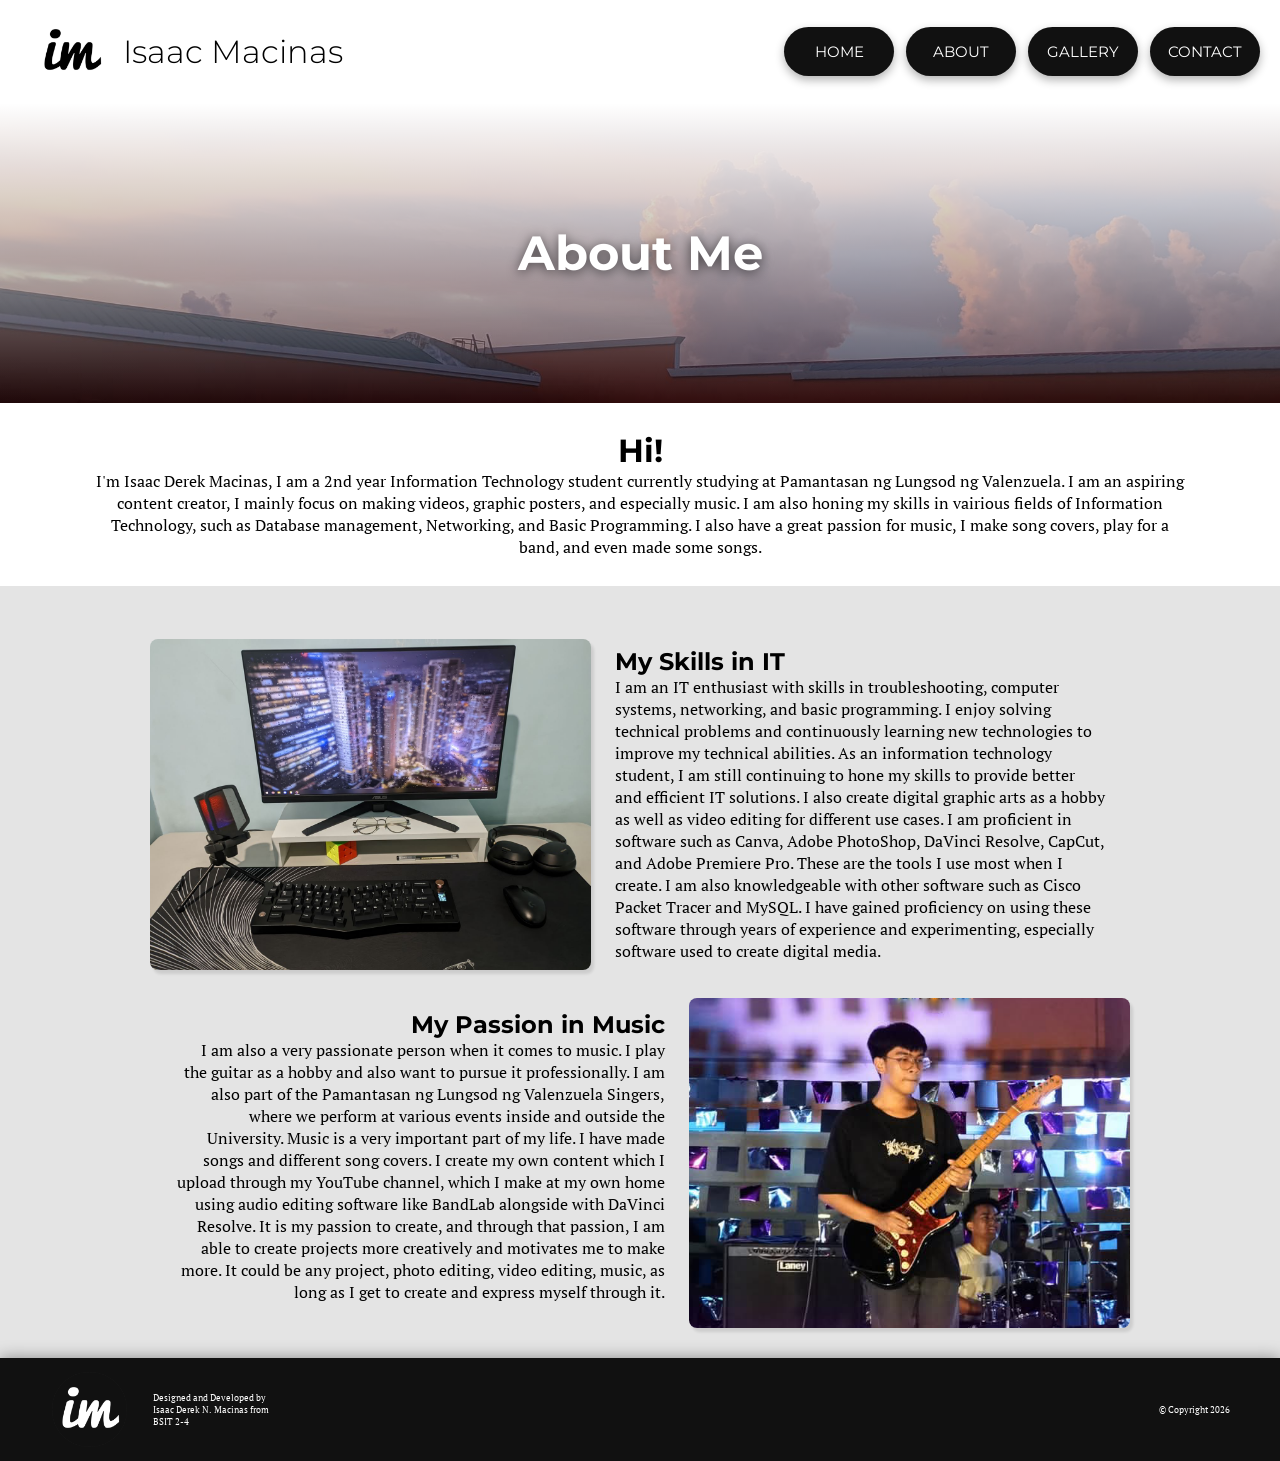
<file: html/about.html>
<!DOCTYPE html>
<html>
<head>
	<meta charset="UTF-8">
	<meta name="viewport" content="width=device-width, initial-scale=1.0">

	<title>About | Isaac Macinas</title>
	<link rel="icon" type="image/x-icon" href = "../favicon.ico">
	<link rel="stylesheet" href="../css/style.css">
	<link rel="preconnect" href="https://fonts.googleapis.com">
	<link rel="preconnect" href="https://fonts.gstatic.com" crossorigin>
	<link href="https://fonts.googleapis.com/css2?family=Montserrat:wght@100..900&family=PT+Serif&display=swap" rel="stylesheet">
</head>

<body>
	<header>
		<div class="logobanner">
			<img src="../images/mainlogo.png" id="mainlogo">
			<h1>Isaac Macinas</h1>
		</div>
		<div class="navbar">
			<a href="../index.html">HOME</a>
			<a href="#top-page">ABOUT</a>
			<a href="gallery.html">GALLERY</a>
			<a href="contact.html">CONTACT</a>
		</div>
	</header>
	
	<main>

		<div id="top-page" class="herobanner heroabout">
			<h1>About Me</h1>
		</div>
		
		<div class="text-banner">
			<h1>Hi!</h1>
            <p>I'm Isaac Derek Macinas, I am a 2nd year Information Technology student currently studying
                at Pamantasan ng Lungsod ng Valenzuela. I am an aspiring content creator, I mainly focus on 
                making videos, graphic posters, and especially music. I am also honing my skills in vairious fields 
                of Information Technology, such as Database management, Networking, and Basic Programming.
                I also have a great passion for music, I make song covers, play for a band, and even made some songs.
            </p>
		</div>

        <div class="aboutarea">
            
			<br>
			<div class="aboutitem">
				<img class="aboutimg" src="../images/ComputerSetup.jpg" alt="">
				<div class="abouttext">
					<h2>My Skills in IT</h2>
					<p>I am an IT enthusiast with skills in troubleshooting, computer systems, networking, and basic programming.
						I enjoy solving technical problems and continuously learning new technologies to improve my technical abilities.
						As an information technology student, I am still continuing to hone my skills to provide better and efficient IT solutions.
						I also create digital graphic arts as a hobby as well as video editing for different use cases. I am proficient in software such as
						Canva, Adobe PhotoShop, DaVinci Resolve, CapCut, and Adobe Premiere Pro. These are the tools I use most when I create. I am also knowledgeable
						with other software such as Cisco Packet Tracer and MySQL. I have gained proficiency on using these software through years of experience and 
						experimenting, especially software used to create digital media.
					</p>
				</div>
			</div>
			<div class="aboutitem">
				<div class="abouttext passion">
					<h2>My Passion in Music</h2>
					<p>I am also a very passionate person when it comes to music. I play the guitar as a hobby and also want to pursue it professionally.
						I am also part of the Pamantasan ng Lungsod ng Valenzuela Singers, where we perform at various events inside and outside the University.
						Music is a very important part of my life. I have made songs and different song covers. I create my own 
						content which I upload through my YouTube channel, which I make at my own home using audio editing software like BandLab alongside with DaVinci Resolve.
						It is my passion to create, and through that passion, I am able to create projects more creatively and motivates me to make more. It could be any project, photo editing,
						video editing, music, as long as I get to create and express myself through it.
					</p>
				</div>
				<img class="aboutimg order-first" src="../images/AboutGuitar.png" alt="">
			</div>
        </div>
		
	</main>

	<footer>
		<div class="logobanner">
			<img src="../images/mainlogo-light.png" id="mainlogo">
			
			<div class="credits">
				<p>Designed and Developed by Isaac Derek N. Macinas from BSIT 2-4</p>
			</div>
		</div>
		<div class="credits">
			<p>© Copyright 2026</p>
		</div>
	</footer>
</body>

</html>
</file>
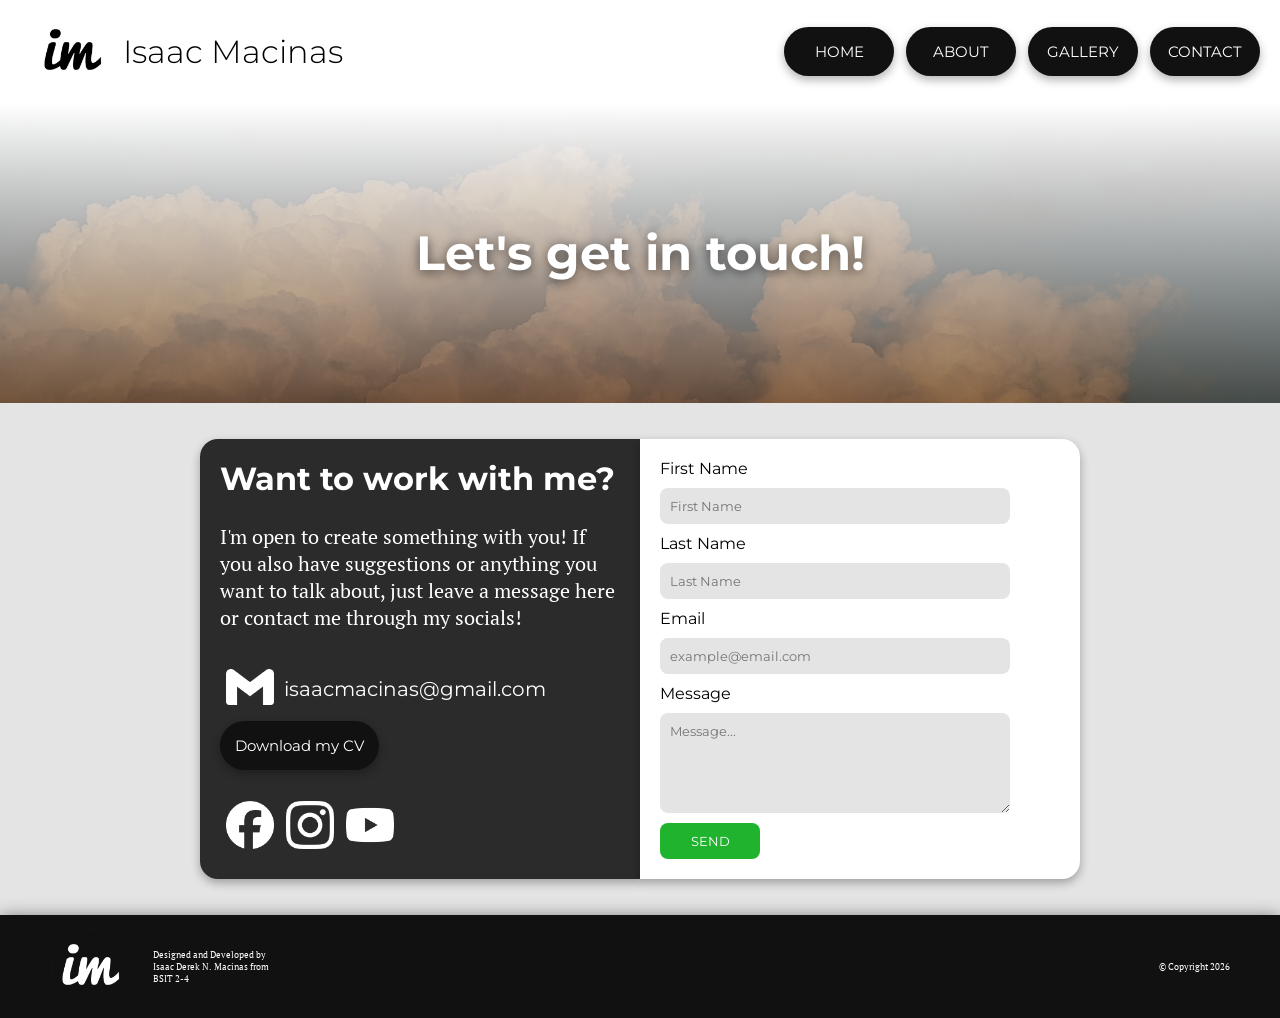
<file: html/contact.html>
<!DOCTYPE html>
<html>
<head>
	<meta charset="UTF-8">
	<meta name="viewport" content="width=device-width, initial-scale=1.0">

	<title>Contact | Isaac Macinas</title>
	<link rel="icon" type="image/x-icon" href = "../favicon.ico">
	<link rel="stylesheet" href="../css/style.css">
	<link rel="preconnect" href="https://fonts.googleapis.com">
	<link rel="preconnect" href="https://fonts.gstatic.com" crossorigin>
	<link href="https://fonts.googleapis.com/css2?family=Montserrat:wght@100..900&family=PT+Serif&display=swap" rel="stylesheet">
</head>

<body>
	<header>
		<div class="logobanner">
			<img src="../images/mainlogo.png" id="mainlogo">
			<h1>Isaac Macinas</h1>
		</div>
		<div class="navbar">
			<a href="../index.html">HOME</a>
			<a href="about.html">ABOUT</a>
			<a href="gallery.html">GALLERY</a>
			<a href="#top-page">CONTACT</a>
		</div>
	</header>
	
	<main>

		<div id="top-page" class="herobanner herocontact">
			<h1>Let's get in touch!</h1>
		</div>
		
		<div class="contactarea">
			<div class="form-container">
				<div class="contact-info">
					<h2>Want to work with me?</h2>
					<p>I'm open to create something with you! If you also have suggestions or anything you want to talk about, just leave a message here or contact me through my socials!</p>
					<div class="icon-row">
						<a href="https://mail.google.com/mail/?view=cm&fs=1&to=isaacmacinas@gmail.com" target="_blank" rel="noopener noreferrer">
							<img id="gmail" src="../images/gmail.png" alt="">
						</a>
						<p id="email">isaacmacinas@gmail.com</p>

						<a class="download" href="../files/Macinas_CV.pdf" download="Macinas_CV">
							Download my CV
						</a>
					</div>
					<div class="icon-row">
						<a href="https://www.facebook.com/macinas.isaac" target="_blank" rel="noopener noreferrer">
							<img id="fb" src="../images/facebook.png" alt="">
						</a>
						
						<a href="https://www.instagram.com/isaacmacinas/" target="_blank" rel="noopener noreferrer">
							<img id="ig" src="../images/instagram.png" alt="">
						</a>

						<a href="https://www.youtube.com/@isaacmacinas" target="_blank" rel="noopener noreferrer">
							<img id="yt" src="../images/youtube.png" alt="">
						</a>
					</div> 
				</div>
				<div class="contact-form">
					<form id="contact-form">
						<input type="checkbox" name="botcheck" style="display:none" tabindex="-1" autocomplete="off">

						<label for="firstname">First Name</label>
						<input type="text" name="firstname" id="firstname" required placeholder="First Name">

						<label for="lastname">Last Name</label>
						<input type="text" name="lastname" id="lastname" required placeholder="Last Name">

						<label for="email-input">Email</label>
						<input type="email" name="email" id="email-input" required placeholder="example@email.com">

						<label for="message">Message</label>
						<textarea name="message" id="message" rows="5" required placeholder="Message..."></textarea>

						<button id="submit" type="submit">SEND</button>
					</form>
				</div>
			</div>
		</div>
		
	</main>

	<script>
	function closePopup() {
		document.getElementById("popup").style.display = "none";
	}

	function showPopup(message) {
		document.getElementById("popup-message").innerText = message;
		document.getElementById("popup").style.display = "flex";
	}

	document.getElementById("contact-form").addEventListener("submit", async (e) => {
		e.preventDefault();
		const form = e.target;
		const btn = document.getElementById("submit");
		btn.disabled = true;
		btn.innerText = "SENDING...";

		try {
			const res = await fetch("/api/contact", {
				method: "POST",
				headers: { "Content-Type": "application/json", "Accept": "application/json" },
				body: JSON.stringify(Object.fromEntries(new FormData(form)))
			});
			const data = await res.json();

			if (data.success) {
				showPopup("✅ Message sent successfully!");
				form.reset();
			} else {
				showPopup("❌ " + (data.message || "Failed to send message."));
			}
		} catch (err) {
			showPopup("❌ Failed to send message.");
		}

		btn.disabled = false;
		btn.innerText = "SEND";
	});
	</script>

	<div id="popup" class="popup">
		<div class="popup-content">
			<p id="popup-message"></p>
			<button onclick="closePopup()">OK</button>
		</div>
	</div>

	<footer>
		<div class="logobanner">
			<img src="../images/mainlogo-light.png" id="mainlogo">
			
			<div class="credits">
				<p>Designed and Developed by Isaac Derek N. Macinas from BSIT 2-4</p>
			</div>
		</div>
		<div class="credits">
			<p>© Copyright 2026</p>
		</div>
	</footer>
</body>

</html>
</file>
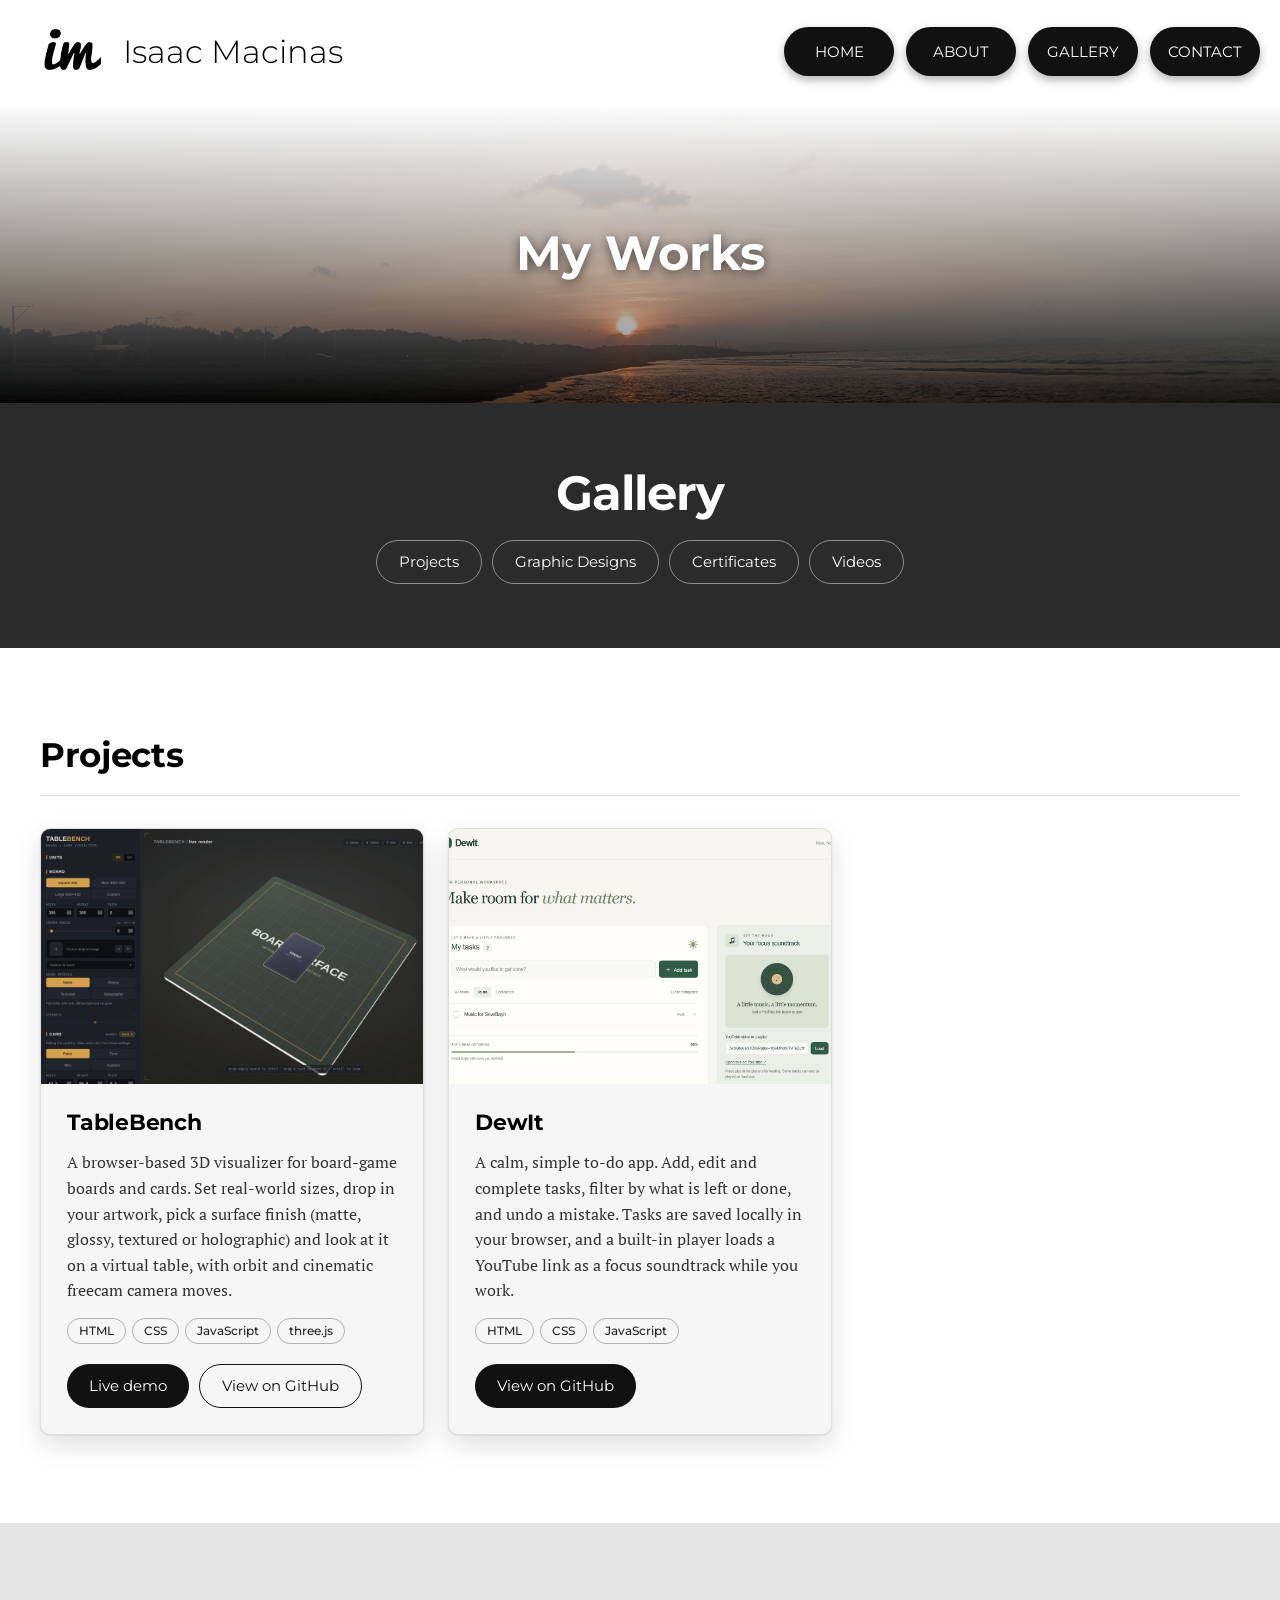
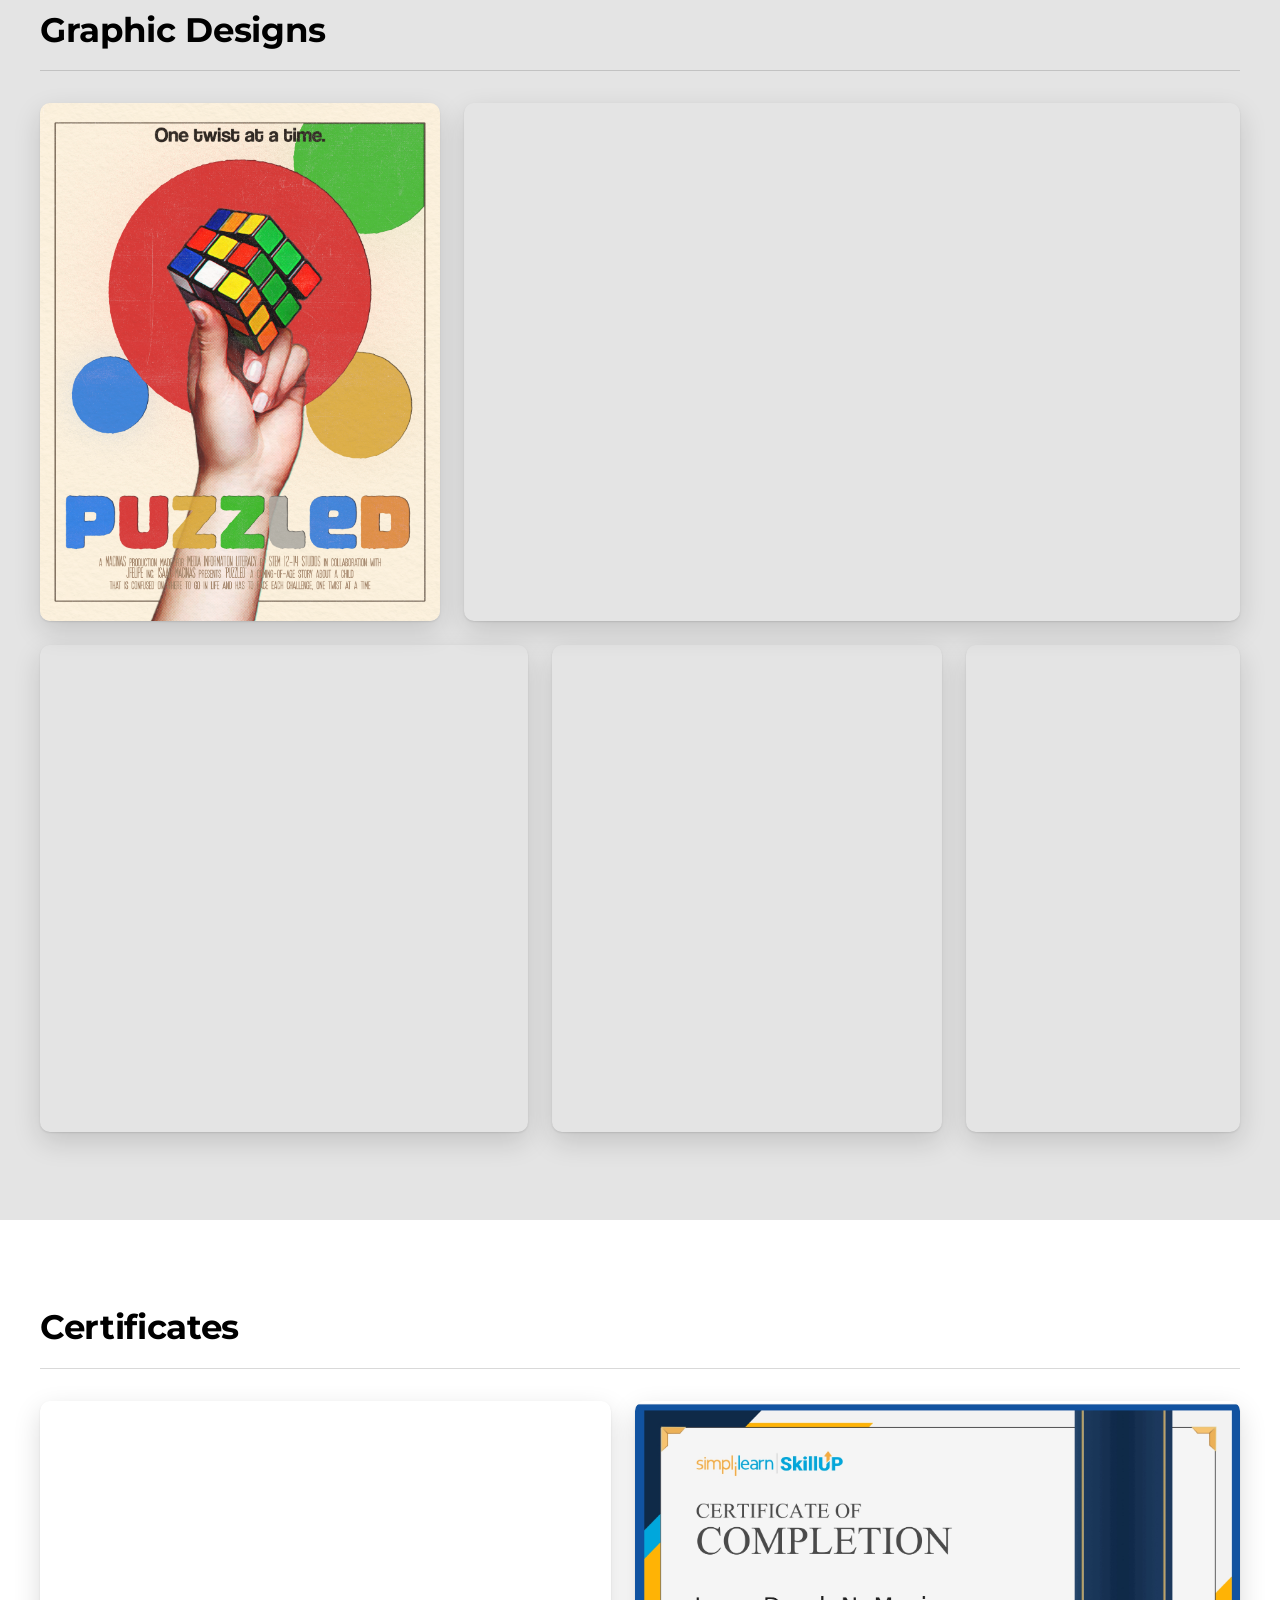
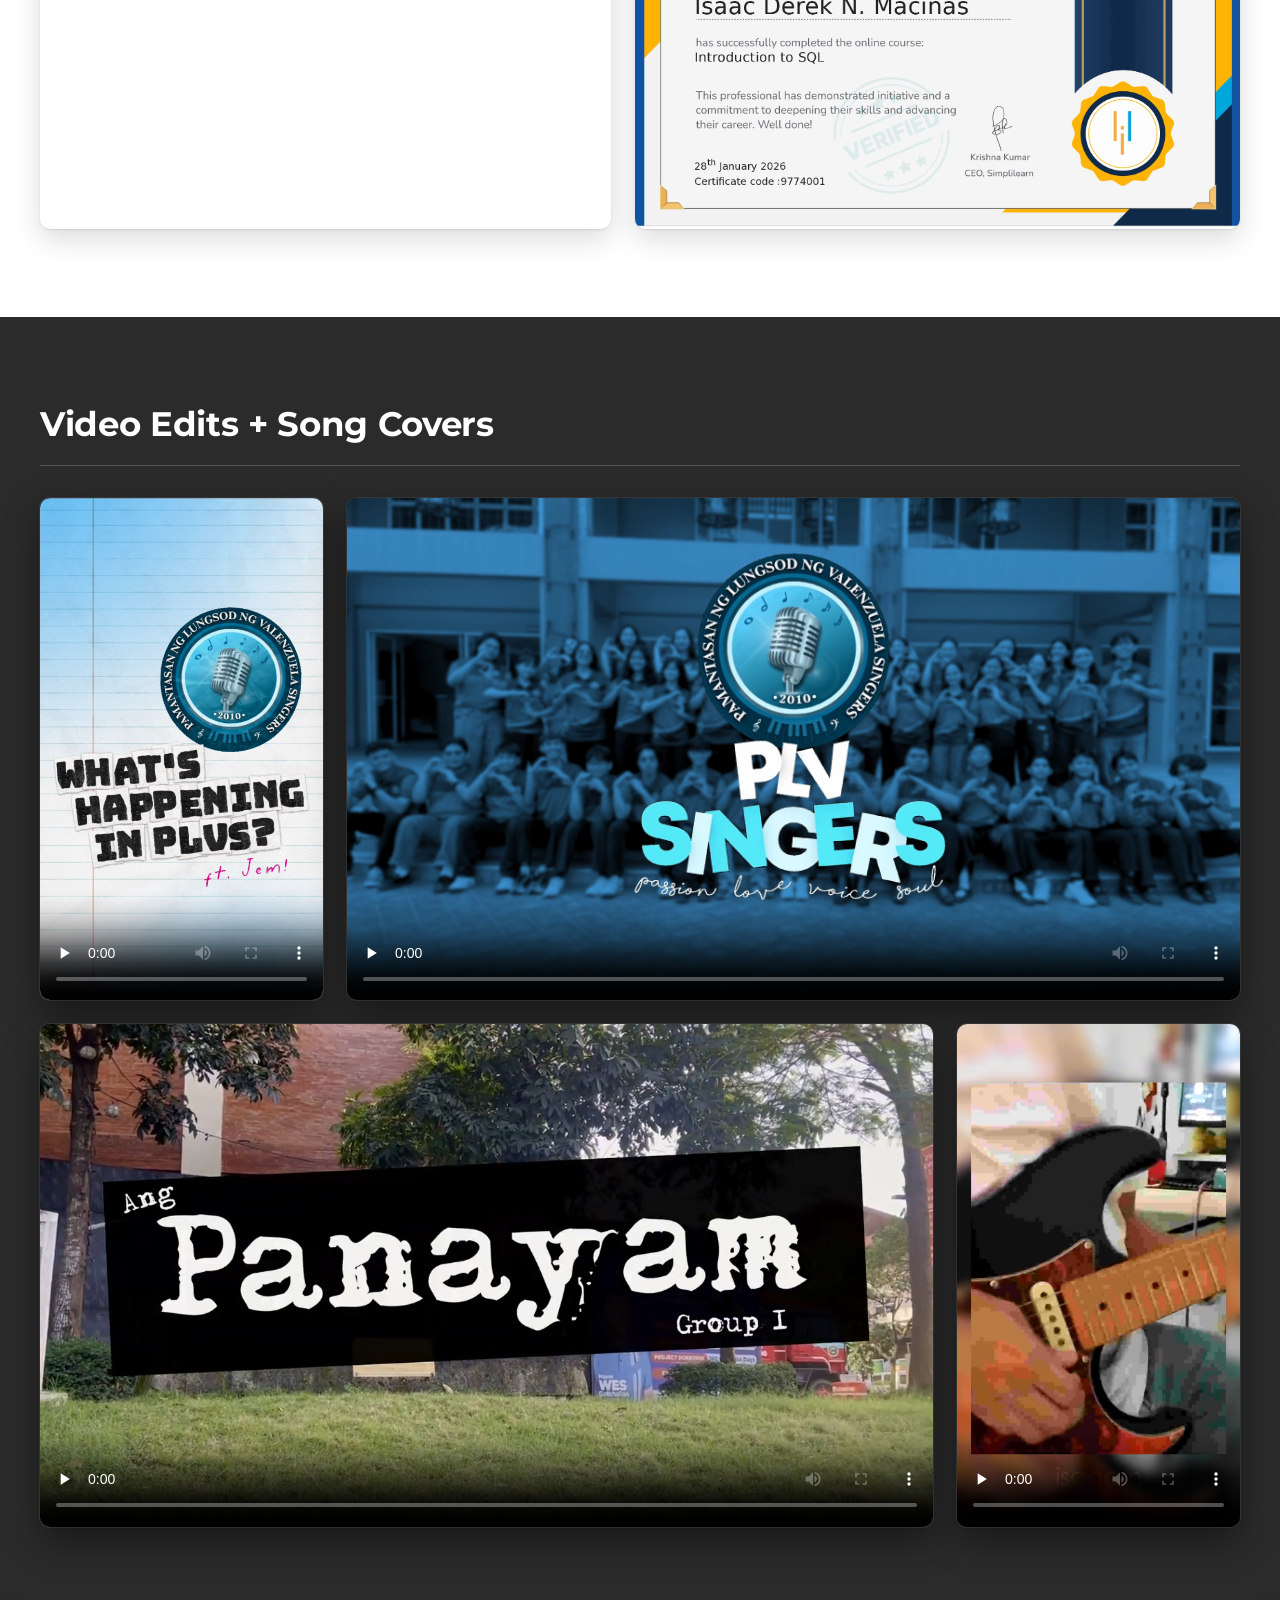
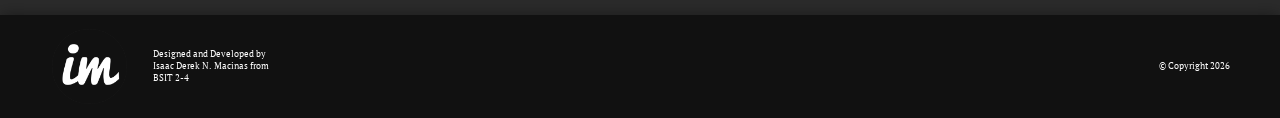
<file: html/gallery.html>
<!DOCTYPE html>
<html>
<head>
	<meta charset="UTF-8">
	<meta name="viewport" content="width=device-width, initial-scale=1.0">

	<title>Gallery | Isaac Macinas</title>
	<link rel="icon" type="image/x-icon" href = "../favicon.ico">
	<link rel="stylesheet" href="../css/style.css">
	<link rel="preconnect" href="https://fonts.googleapis.com">
	<link rel="preconnect" href="https://fonts.gstatic.com" crossorigin>
	<link href="https://fonts.googleapis.com/css2?family=Montserrat:wght@100..900&family=PT+Serif&display=swap" rel="stylesheet">
</head>

<body>
	<header>
		<div class="logobanner">
			<img src="../images/mainlogo.png" id="mainlogo">
			<h1>Isaac Macinas</h1>
		</div>
		<div class="navbar">
			<a href="../index.html">HOME</a>
			<a href="about.html">ABOUT</a>
			<a href="#top-page">GALLERY</a>
			<a href="contact.html">CONTACT</a>
		</div>
	</header>
	
	<main>
		<div id="top-page" class="herobanner herogallery">
			<h1>My Works</h1>
		</div>

		<div class="gallerydark">
			<h1>Gallery</h1>
			<nav class="navbar" aria-label="Gallery sections">
				<a class="jump-button" href="#projects">Projects</a>
				<a class="jump-button" href="#graphic-designs">Graphic Designs</a>
				<a class="jump-button" href="#certificates">Certificates</a>
				<a class="jump-button" href="#videos">Videos</a>
			</nav>
		</div>

		<!--
			Layout note: --ar is each item's aspect ratio (width / height). Items in a
			row grow in proportion to it, so a row shares one height and fills the
			width. If you add a piece, set --ar to its pixel size, e.g. "1080 / 1350",
			and put it in a row.
		-->

		<section id="projects" class="gallery-section gallery-section--light" aria-labelledby="projects-title">
			<h2 id="projects-title">Projects</h2>
			<!-- Cards are built from the PROJECTS list in js/projects.js -->
			<ul id="project-list" class="project-list"></ul>
			<noscript>
				<p class="project-fallback">The project cards need JavaScript. You can find all of them on <a href="https://github.com/imepicsauce">my GitHub</a>.</p>
			</noscript>
		</section>

		<section id="graphic-designs" class="gallery-section" aria-labelledby="graphic-designs-title">
			<h2 id="graphic-designs-title">Graphic Designs</h2>
			<div class="gallerylist">
				<div class="gallery-row gallery-row--photo">
					<div class="gallerycard" style="--ar: 2550 / 3300">
						<img src="../images/PUZZLEEED.png" alt="Puzzled" width="2550" height="3300" loading="lazy" decoding="async">
					</div>
					<div class="gallerycard" style="--ar: 1440 / 960">
						<img src="../images/Porchse (1).png" alt="Porsche" width="1440" height="960" loading="lazy" decoding="async">
					</div>
				</div>
				<div class="gallery-row gallery-row--photo">
					<div class="gallerycard" style="--ar: 1080 / 1080">
						<img src="../images/JeriCoffee-Socmed.jpg" alt="Poster" width="1080" height="1080" loading="lazy" decoding="async">
					</div>
					<div class="gallerycard" style="--ar: 2160 / 2700">
						<img src="../images/SSS Updated Pinaka.png" alt="Secret Society Studios wordmark stamped on textured paper, with playing cards and a game controller" width="2160" height="2700" loading="lazy" decoding="async">
					</div>
					<div class="gallerycard" style="--ar: 1080 / 1920">
						<img src="../images/coffee.zip moodboard.png" alt="" width="1080" height="1920" loading="lazy" decoding="async">
					</div>
				</div>
			</div>
		</section>

		<section id="certificates" class="gallery-section gallery-section--light" aria-labelledby="certificates-title">
			<h2 id="certificates-title">Certificates</h2>
			<div class="gallerylist">
				<div class="gallery-row gallery-row--photo">
					<div class="gallerycard" style="--ar: 2048 / 1536">
						<img src="../images/sqlcertificate.jpeg" alt="SQL Certificate" width="2048" height="1536" loading="lazy" decoding="async">
					</div>
					<div class="gallerycard" style="--ar: 1754 / 1241">
						<img src="../images/simplilearn.jpg" alt="SimpliLearn Certificate" width="1754" height="1241" loading="lazy" decoding="async">
					</div>
				</div>
			</div>
		</section>

		<section id="videos" class="gallery-section gallery-section--dark" aria-labelledby="videos-title">
			<h2 id="videos-title">Video Edits + Song Covers</h2>
			<div class="gallerylist">
				<div class="gallery-row gallery-row--video">
					<div class="gallerycard" style="--ar: 1080 / 1920">
						<video controls playsinline preload="none" poster="../images/whatshappening.png" src="../images/Plvs Ccc Vlog.mp4"></video>
					</div>
					<div class="gallerycard" style="--ar: 1920 / 1080">
						<video controls playsinline preload="none" poster="../images/plvsingers.png" src="../images/Plvsorgshirt Revised.mp4"></video>
					</div>
				</div>
				<div class="gallery-row gallery-row--video">
					<div class="gallerycard" style="--ar: 1280 / 720">
						<video controls playsinline preload="none" poster="../images/panayam.png" src="../images/Group 1 Vts 2025.mp4"></video>
					</div>
					<div class="gallerycard" style="--ar: 720 / 1280">
						<video controls playsinline preload="none" poster="../images/nanaman.png" src="../images/NANAMAN - IV OF SPADES Guitar Solo Cover.mp4"></video>
					</div>
				</div>
			</div>
		</section>

</main>

	<footer>
		<div class="logobanner">
			<img src="../images/mainlogo-light.png" id="mainlogo">
			
			<div class="credits">
				<p>Designed and Developed by Isaac Derek N. Macinas from BSIT 2-4</p>
			</div>
		</div>
		<div class="credits">
			<p>© Copyright 2026</p>
		</div>
	</footer>
	<script src="../js/projects.js"></script>
</body>

</html>
</file>
<file: css/style.css>
* {
	font-family: "Montserrat", sans-serif;
    margin: 0;                 
    padding: 0;                
}

html {
	scroll-behavior: smooth;
}

div {
	scroll-margin-top: 100px;
}

.montserrat {
  font-family: "Montserrat", sans-serif;
  font-optical-sizing: auto;
  font-weight: 700;
  font-style: normal;
}

.pt-serif-regular {
  font-family: "PT Serif", serif;
  font-weight: 400;
  font-style: normal;
}

p {
	font-family: "PT Serif", serif;
}

header {
	background: white;
	display: flex;
	align-items: center;
	justify-content: space-between;
	position: sticky;
	z-index: 1000;
	top: 0;
	padding: 0 20px;
}

#mainlogo {
	width:100%;
	max-width: 75px;
	padding: 14px;
}


header h1 {
	font-family: "Montserrat", sans-serif;
	display: inline-block;
    vertical-align: middle;
	font-weight: 300;
	color: black;
}

.logobanner {
	display: flex;
	align-items: center;
}

.navbar {
	display: flex;
	gap: 12px;

}

.navbar a, .download {
	display: flex;
	justify-content: center;
	align-items: center;
    color: white;
	text-align: center;
    text-decoration: none;
	background: #111111;
	padding: 15px;
	min-width: 80px;
	border-radius: 200px;
	font-size: 15px;
	box-shadow: 0 4px 10px rgba(0, 0, 0, 0.3);
 
	transition: all;
	transition-duration: 200ms;
	transition-timing-function: ease;
}

.herobanner	{
	height: 300px;
	text-align: center;
	align-content: center;
	background-image: linear-gradient(rgba(255, 255, 255, 1), rgba(0,0,0,0)), linear-gradient(rgba(0, 0, 0, 0.45), rgba(0, 0, 0, 0.45)), url(../images/heroimg.jpg);
	background-position: 50% 43%;
	background-size: cover;
}

.heroabout {
	background-image: linear-gradient(rgba(255, 255, 255, 1), rgba(0,0,0,0)), linear-gradient(rgba(0, 0, 0, 0.45), rgba(0, 0, 0, 0.45)), url(../images/heroabout.jpg);
	background-position: 50% 43%;
}

.herogallery {
	background-image: linear-gradient(rgba(255, 255, 255, 1), rgba(0,0,0,0)), linear-gradient(rgba(0, 0, 0, 0.45), rgba(0, 0, 0, 0.45)), url(../images/herogallery.jpg);
	background-position: 50% 43%;
}

.herocontact {
	background-image: linear-gradient(rgba(255, 255, 255, 1), rgba(0,0,0,0)), linear-gradient(rgba(0, 0, 0, 0.45), rgba(0, 0, 0, 0.45)), url(../images/herocontact.jpg);
	background-position: 50% 43%;
}

.herobanner h1 {
	font-size: 48px;
	color: #ffffff;
	text-shadow: 0 2px 12px rgba(0, 0, 0, 0.6);
	padding: 0 16px;
	opacity: 0;                 
  	animation: fadeIn 0.8s ease forwards; 
}

.herobanner .hero-sub {
	color: #ffffff;
	font-family: inherit;
	font-size: 20px;
	font-weight: 400;
	text-shadow: 0 2px 8px rgba(0, 0, 0, 0.6);
	padding: 8px 16px 0;
}

@keyframes fadeIn {
  to {
    opacity: 1;
  }
}

body {
	background-color: #e4e4e4;
}

.landing {
	display: flex;
	justify-content: space-evenly;
	padding: 12px clamp(12px, 3vw, 40px);
	background-color: rgb(43, 43, 43);
}

.mainintro {
	min-width: 45%;
	margin: 10px;
	padding: 14px;
	border: white double 4px;
	border-radius: 8px;
	color: aliceblue;

	display: flex;
	flex-direction: column;
	justify-content: space-between;
	align-content: center;
}

.hi-im {
	padding: 8px;
}

.mainintro h4 {
	font-size: 48px;
	font-weight: 300;
	line-height: 10px;
	padding-top: inherit;

	opacity: 0;
	transform: translateY(20px);
	animation: fadeUp 0.7s ease forwards;
}

.mainintro h1 {
	font-size: 72px;
	opacity: 0;
	transform: translateY(20px);
	animation: fadeUp 0.7s ease forwards;
	animation-delay: 0.1s;
}

.mainintro p {
	font-family: "PT Serif", serif;
	font-weight: 100;
	font-size: 24px;
	
	opacity: 0;
	animation: fadeIn 0.7s ease forwards;
	animation-delay: 0.2s;

}

@keyframes fadeUp {
  to {
    opacity: 1;
    transform: translateY(0);
  }
}

.arrow {
	display: flex;
	align-items: center;

}

.arrow a {
	color: aliceblue;
	text-decoration: none;
	font-weight: 400;
	font-size: 32px;

	transition: all;
	transition-duration: 200ms;
	transition-timing-function: ease;

}

.navbar a:hover, .arrow a:hover, .download:hover {
	font-weight: 600;
	text-shadow: 0 0 4px rgb(212, 212, 212);
	transform: translateY(-3px);
}

.intro-description {
	font-size: 18px;
	padding: 12px;
	max-width: 90%;	
}

.cta-row {
	display: flex;
	flex-wrap: wrap;
	gap: 12px;
	padding: 12px;
}

.cta-row a {
	box-sizing: border-box;
	min-height: 44px;
	padding: 10px 22px;
	display: inline-flex;
	align-items: center;
	border-radius: 200px;
	font-size: 16px;
	text-decoration: none;
	color: #111111;
	background: aliceblue;
	border: 2px solid aliceblue;
}

.cta-row a + a {
	color: aliceblue;
	background: transparent;
}

.cta-row a:hover, .cta-row a:focus-visible {
	background: #ffffff;
	color: #111111;
}

@media (prefers-reduced-motion: reduce) {
	.herobanner h1, .mainintro h4, .mainintro h1, .mainintro p {
		animation: none;
		opacity: 1;
		transform: none;
	}
}

#macinas_main {
	min-width: 49%;
	height: 49%;
	border-radius: 8px;
}

.videoarea, .aboutarea {
	text-align: center;
	padding: 18px;
	align-content: center;
	max-width: 90%;
	margin: 0 auto;
}

.videoarea h1 {
	text-align: center;
	padding: 8px;
}

.videoarea p {
	max-width: 80%;
	padding: 12px;
	font-size: 18px;
	margin: 0 auto;
}

.videoarea h2 {
	font-weight: 400;
}

.white {
	background-color: white;
	margin: 0;
	max-width: none;
}

#demoreel {
	width: 80%;
	height: auto;
	border-radius: 8px;
	scroll-margin-top: 110px;
	box-shadow: 4px 16px 40px rgba(0, 0, 0, 0.2);
}

footer {
	background-color: #111111;
	box-shadow: 0 0px 15px rgba(0, 0, 0, 0.4);
	color: white;
	display: flex;
	justify-content: space-between;
	align-items: center;
	padding: 0 clamp(12px, 3vw, 40px);
}

.credits {
	margin: 0px 12px;
	max-width: 20ch;
	font-size: xx-small;
}

.aboutitem {
	display: flex;
	padding: 12px;
	max-width: 85%;
	margin: auto;
}

.text-banner {
	text-align: center;
	background-color: white;
	align-content: center;
	padding: 28px 96px;
}

.abouttext {
	text-align: left;
	padding: 12px 24px;
}

.passion {
	text-align: right;
}

.aboutimg {
	max-width: 45%;
	height: auto;
	border-radius: 8px;
	align-self: center;
	box-shadow: 3px 4px 3px rgb(0, 0, 0, 0.1);
}

.form-container {
	display: flex;
	justify-content: center;
	margin: 36px;
}

.contact-info {
	background-color: rgb(43, 43, 43);
	width: 400px;
	padding: 20px;
	color:  white;
	border-radius: 18px 0 0 18px;
	box-shadow: 0 4px 10px rgba(0, 0, 0, 0.3);

	display: flex;
	flex-direction: column;
	justify-content: space-between;
	align-content: center;
}

.contact-info h2 {
	font-size: 32px;
}

.contact-info p {
	font-size: 20px;
}

.contact-form {
	background-color: white;
	width: 400px;
	padding: 20px;
	border-radius: 0 18px 18px 0;
	box-shadow: 0 4px 10px rgba(0, 0, 0, 0.3);
}

.contact-form form {
	display: flex;
	flex-direction: column;
	max-width: 350px;
	gap: 10px;
}

input, textarea {
	padding: 10px;
    border-radius: 8px;
    border: none;
    background: #e4e4e4;
}

button {
    width: 100px;
    padding: 10px;
    background-color: #1fb32e;
    color: white;
    border: none;
    border-radius: 8px;
    cursor: pointer;

	transition: all;
	transition-duration: 100ms;
	transition-timing-function: ease-in-out;
}

button:hover {
	background-color: #36cb45;
	font-weight: 600;
}

.icon-row {
	display: flex;
	align-items: center;
	flex-wrap: wrap;
}

.icon-row a {
	text-decoration: none;
}

.icon-row img {
	width: 48px;
	margin: 6px;

	transition: all;
	transition-duration: 200ms;
	transition-timing-function: ease;
}

.icon-row img:hover {
	filter: drop-shadow(0 0 8px rgba(204, 204, 204, 0.7));
	transform: translateY(-3px);
}

#email {
	font-family: 'Montserrat';
	padding: 4px;
}

#gmail:hover {
	filter: drop-shadow(0 0 8px #EA4335);
}

#fb:hover {
	filter: drop-shadow(0 0 8px #0866FF);
}

#ig:hover {
	filter: drop-shadow(0 0 8px #FF0069);
}

#yt:hover {
	filter: drop-shadow(0 0 8px #FF0000);
}

.popup {
	position: fixed;
	inset: 0;
	z-index: 2000;
	display: flex;
	justify-content: center;
	align-items: center;
	padding: 20px;
	background: rgba(0, 0, 0, 0.6);
	backdrop-filter: blur(4px);
	opacity: 0;
	visibility: hidden;
	transition: opacity 0.2s ease, visibility 0s linear 0.2s;
}

.popup.open {
	opacity: 1;
	visibility: visible;
	transition-delay: 0s;
}

.popup-content {
	box-sizing: border-box;
	width: 100%;
	max-width: 400px;
	padding: 32px 28px 28px;
	border-radius: 20px;
	background: white;
	text-align: center;
	box-shadow: 0 20px 60px rgba(0, 0, 0, 0.35);
	transform: translateY(12px) scale(0.97);
	transition: transform 0.25s ease;
}

.popup.open .popup-content {
	transform: none;
}

.popup-icon {
	width: 64px;
	height: 64px;
	margin: 0 auto 16px;
	padding: 16px;
	box-sizing: border-box;
	border-radius: 50%;
	color: #1a7f37;
	background: #e3f6e8;
}

.popup-icon svg {
	display: block;
	width: 100%;
	height: 100%;
}

.popup-icon .icon-error {
	display: none;
}

.popup.is-error .popup-icon {
	color: #c62828;
	background: #fdeaea;
}

.popup.is-error .icon-success {
	display: none;
}

.popup.is-error .icon-error {
	display: block;
}

.popup-content h2 {
	margin-bottom: 8px;
	font-size: 22px;
	font-weight: 600;
	color: #111111;
}

.popup-content p {
	font-size: 16px;
	line-height: 1.5;
	color: #444444;
}

.popup-content button {
	box-sizing: border-box;
	min-width: 120px;
	min-height: 44px;
	margin-top: 24px;
	padding: 10px 28px;
	border: 2px solid #111111;
	border-radius: 200px;
	background: #111111;
	color: white;
	font-size: 16px;
	cursor: pointer;
	transition: background-color 0.2s ease, color 0.2s ease;
}

.popup-content button:hover,
.popup-content button:focus-visible {
	background: white;
	color: #111111;
}

@media (prefers-reduced-motion: reduce) {
	.popup, .popup-content {
		transition: none;
	}
}


/* ==========================================================================
   Gallery

   Rows are "justified": each card's width is proportional to its aspect
   ratio (--ar, set inline in gallery.php), so every item in a row shares
   one height and the row fills the container edge to edge. Below the row
   breakpoints the cards simply stack, one per line.
   ========================================================================== */

/* Intro panel with the jump links */
.gallerydark {
	display: grid;
	justify-items: center;
	gap: 20px;
	padding: clamp(32px, 6vw, 64px) 20px;
	background-color: rgb(43, 43, 43);
	color: white;
	text-align: center;
}

.gallerydark h1 {
	font-size: clamp(2rem, 1.4rem + 2.4vw, 3rem);
	font-weight: 700;
	letter-spacing: -0.02em;
	line-height: 1.1;
}

.gallerydark .navbar {
	flex-wrap: wrap;
	justify-content: center;
	gap: 10px;
	padding: 0;
	transform: none;
}

.gallerydark .navbar a {
	box-sizing: border-box;
	min-height: 44px;
	padding: 10px 22px;
	background: transparent;
	border: 1.5px solid rgba(255, 255, 255, 0.45);
	box-shadow: none;
	transition: background-color 200ms ease, color 200ms ease, border-color 200ms ease, transform 200ms ease;
}

.gallerydark .navbar a:hover {
	background: white;
	border-color: white;
	color: #111111;
	font-weight: 400;
	text-shadow: none;
	transform: translateY(-2px);
}

.gallerydark .navbar a:focus-visible {
	outline: 2px solid white;
	outline-offset: 3px;
}

/* Sections: full-bleed background, content held to a 1200px measure */
.gallery-section {
	--gap: clamp(12px, 2vw, 24px);
	--measure: 1200px;
	padding-block: clamp(40px, 7vw, 88px);
	padding-inline: max(20px, calc((100% - var(--measure)) / 2));
	scroll-margin-top: 110px;
}

.gallery-section--light {
	background-color: white;
}

.gallery-section--dark {
	background-color: rgb(43, 43, 43);
	color: white;
}

.gallery-section h2 {
	margin-bottom: clamp(20px, 3vw, 32px);
	padding-bottom: 0.6em;
	border-bottom: 1px solid rgba(0, 0, 0, 0.15);
	font-size: clamp(1.5rem, 1.1rem + 1.4vw, 2.125rem);
	font-weight: 700;
	letter-spacing: -0.01em;
	line-height: 1.15;
	text-wrap: balance;
}

.gallery-section--dark h2 {
	border-bottom-color: rgba(255, 255, 255, 0.2);
}

/* Rows and cards (stacked by default, justified rows from the breakpoints below) */
.gallerylist {
	display: grid;
	gap: var(--gap);
}

.gallery-row {
	display: flex;
	flex-direction: column;
	align-items: flex-start;
	gap: var(--gap);
}

.gallerycard {
	width: 100%;
	min-width: 0;
	/* stacked: never taller than ~3/4 of the screen, so a 9:16 video fits on one view */
	max-width: min(100%, calc(var(--ar) * 75vh));
	max-width: min(100%, calc(var(--ar) * 75svh));
	margin-inline: auto;
	overflow: hidden;
	border-radius: 10px;
	box-shadow: 0 1px 2px rgba(0, 0, 0, 0.1), 0 10px 28px rgba(0, 0, 0, 0.14);
}

.gallery-section--dark .gallerycard {
	box-shadow: 0 0 0 1px rgba(255, 255, 255, 0.08), 0 14px 36px rgba(0, 0, 0, 0.45);
}

.gallerycard img,
.gallerycard video {
	display: block;
	width: 100%;
	height: auto;
}

.gallerycard video {
	aspect-ratio: var(--ar);
	object-fit: contain;
	background-color: #000000;
}

/* Images and certificates: justified rows from 560px up */
@media (min-width: 560px) {
	.gallery-row--photo {
		flex-direction: row;
	}

	.gallery-row--photo > .gallerycard {
		flex-grow: calc(var(--ar));
		flex-shrink: 1;
		flex-basis: 0%;
		max-width: none;
		margin-inline: 0;
	}
}

/* Videos need more room for their controls, so they stack a little longer */
@media (min-width: 800px) {
	.gallery-row--video {
		flex-direction: row;
	}

	.gallery-row--video > .gallerycard {
		flex-grow: calc(var(--ar));
		flex-shrink: 1;
		flex-basis: 0%;
		max-width: none;
		margin-inline: 0;
	}
}

/* Projects */
.project-list {
	display: grid;
	grid-template-columns: repeat(auto-fill, minmax(min(100%, 320px), 1fr));
	gap: var(--gap);
	list-style: none;
}

.project-list > li {
	display: flex;
}

.project-card {
	box-sizing: border-box;
	display: flex;
	flex-direction: column;
	width: 100%;
	overflow: hidden;
	background-color: #f6f6f6;
	border: 1px solid rgba(0, 0, 0, 0.1);
	border-radius: 10px;
	box-shadow: 0 1px 2px rgba(0, 0, 0, 0.08), 0 10px 28px rgba(0, 0, 0, 0.12);
}

.project-card img {
	display: block;
	width: 100%;
	aspect-ratio: 3 / 2;
	object-fit: cover;
	background-color: #111111;
}

.project-body {
	display: flex;
	flex: 1;
	flex-direction: column;
	gap: 14px;
	padding: clamp(18px, 2.4vw, 26px);
}

.project-body h3 {
	font-size: 1.375rem;
	font-weight: 700;
	letter-spacing: -0.01em;
	line-height: 1.2;
}

.project-body p {
	max-width: 65ch;
	color: #333333;
	font-size: 1rem;
	line-height: 1.6;
}

.project-tags {
	display: flex;
	flex-wrap: wrap;
	gap: 6px;
	list-style: none;
}

.project-tags li {
	padding: 3px 11px;
	border: 1px solid rgba(0, 0, 0, 0.28);
	border-radius: 999px;
	color: #222222;
	font-size: 0.75rem;
	font-weight: 500;
	line-height: 1.5;
}

.project-links {
	display: flex;
	flex-wrap: wrap;
	gap: 10px;
	margin-top: auto;
	padding-top: 6px;
}

.project-links a {
	box-sizing: border-box;
	display: inline-flex;
	align-items: center;
	min-height: 44px;
	padding: 10px 22px;
	border-radius: 999px;
	background-color: #111111;
	color: white;
	font-size: 15px;
	text-decoration: none;
	transition: background-color 200ms ease;
}

.project-links a:hover {
	background-color: #3a3a3a;
}

.project-links a + a {
	background-color: transparent;
	border: 1.5px solid #111111;
	color: #111111;
}

.project-links a + a:hover {
	background-color: #111111;
	color: white;
}

.project-links a:focus-visible {
	outline: 2px solid #111111;
	outline-offset: 3px;
}

.project-fallback a {
	color: inherit;
}

@media (hover: hover) and (prefers-reduced-motion: no-preference) {
	.project-card {
		transition: transform 450ms cubic-bezier(0.16, 1, 0.3, 1), box-shadow 450ms cubic-bezier(0.16, 1, 0.3, 1);
	}

	.project-card:hover {
		transform: translateY(-4px);
		box-shadow: 0 2px 4px rgba(0, 0, 0, 0.1), 0 18px 40px rgba(0, 0, 0, 0.2);
	}
}

/* One quiet moment: images lift on hover. Videos stay put so the controls don't move. */
@media (hover: hover) and (prefers-reduced-motion: no-preference) {
	.gallerycard:has(> img) {
		transition: transform 450ms cubic-bezier(0.16, 1, 0.3, 1), box-shadow 450ms cubic-bezier(0.16, 1, 0.3, 1);
	}

	.gallerycard:has(> img):hover {
		transform: translateY(-4px);
		box-shadow: 0 2px 4px rgba(0, 0, 0, 0.1), 0 18px 40px rgba(0, 0, 0, 0.22);
	}
}

/* The sticky header is taller once it stacks, so jump links need more clearance */
@media (max-width: 768px) {
	.gallery-section {
		scroll-margin-top: 180px;
	}
}

/* Small phones: keep the three jump links on one line */
@media (max-width: 480px) {
	.gallerydark {
		padding-inline: 12px;
	}

	.gallerydark .navbar a {
		min-width: 0;
		padding: 10px 14px;
	}
}

/* Media Query */

/* Laptop */
@media  (max-width: 1024px) {

	.mainintro h1{
		font-size: 56px;
	}

	.mainintro h4 {
		font-size: 40px;
	}

	.mainintro p {
		font-size: 18px;
	}

	.aboutimg {
		max-width: 50%;
	}

}

/* Tablets */
@media (max-width: 768px) { 
	header {
		flex-direction: column;
	}

	.navbar {
		padding-bottom: 14px;
	}

	.logobanner {
		transform: scale(0.85);
	}

	.herobanner {
		height: 250px;
	}

	.herobanner h1{
		font-size: 36px;
	}
	.hi-im h1 {
		font-size: 42px;
	}

	.hi-im h4 {
		font-size: 30px;
	}

	.intro-description p {
		font-size: 14px;
	}

	.arrow a{
		font-size: 20px;
	}

	.arrow img {
		width: 60px;
	}

	.videoarea, .aboutarea {
		text-align: center;
		padding: 18px;
		align-content: center;
		margin: 0 auto;
	}

	.text-banner {
		padding: 5%;
	}

	.aboutitem {
		flex-direction: column;
	}

	.aboutitem h2 {
		text-align: center;
	}

	.aboutitem p {
		text-align: justify;
	}
	.aboutimg {
		max-width: 90%;
	}

	.order-first {
		order: -1;
	}

	
}

/* Phones */
@media (max-width: 480px) { 

	.navbar {
		transform: scale(0.8);
		gap: 6px;
	}

	.landing {
		flex-direction: column;
	}

	.herobanner {
		height: 200px;
	}

	.herobanner h1 {
		font-size: 30px;
	}
	#macinas_main {
		width: 100%;
		height: 100%;
	}

	.videoarea {
		padding: 0;
	}

	.videoarea p {
		font-size: 16px;
	}
	.abouttext {
		padding: 4px 0;
	}

	.form-container {
		flex-direction: column;
		flex-wrap: wrap;
		align-content: center;
	}

	.contact-info {
		width: 100%;
		border-radius: 18px 18px 0 0;
	}

	.contact-info p{
		font-size: 15px;
		padding: 8px 0;
	}

	.contact-form {
		width: 100%;
		border-radius: 0 0 18px 18px;
	}

	.icon-row img {
		width: 30px;
		padding-top: 8px;
	}
}

@media (max-width: 375px) {

	.navbar a {
		font-size: 14px;
		min-width: 50px;
	}
	header h1 {
		font-size: 25px;
	}

	#mainlogo {
		width: 20%;
	}
}
</file>
